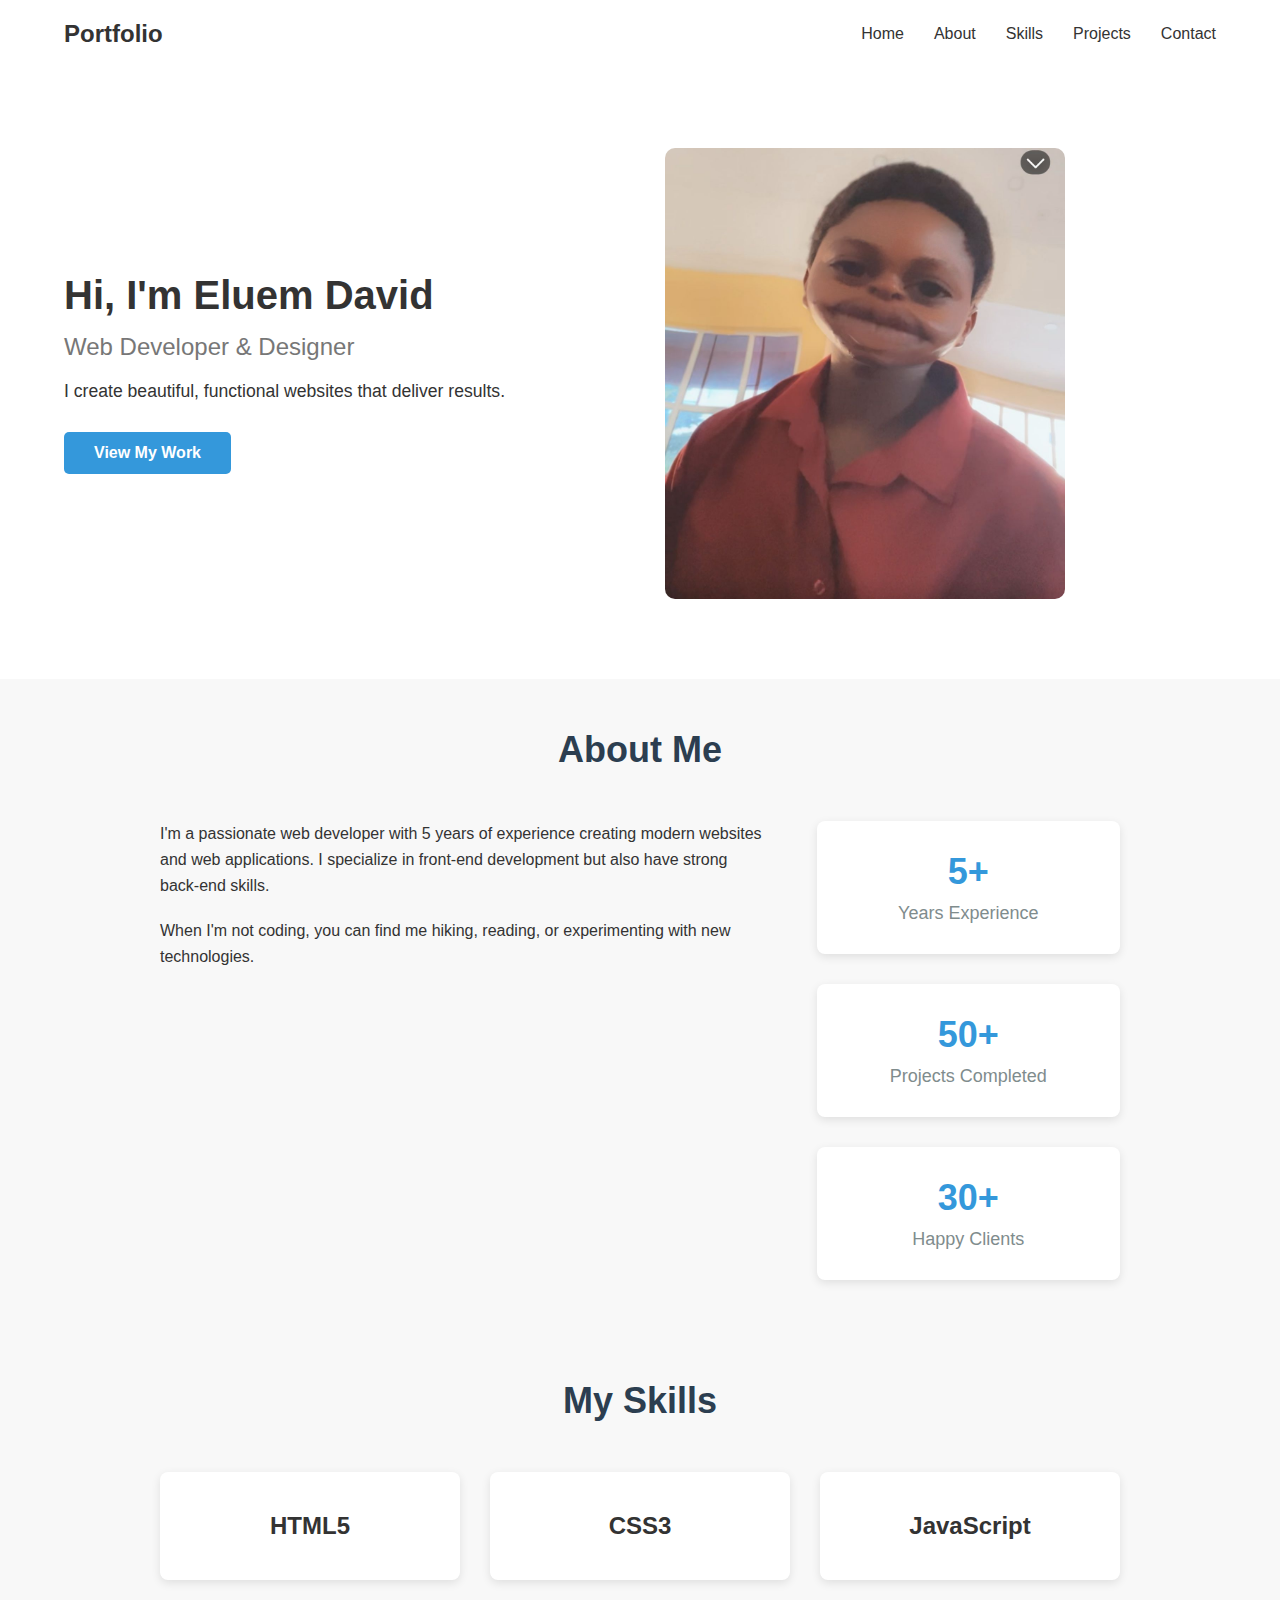
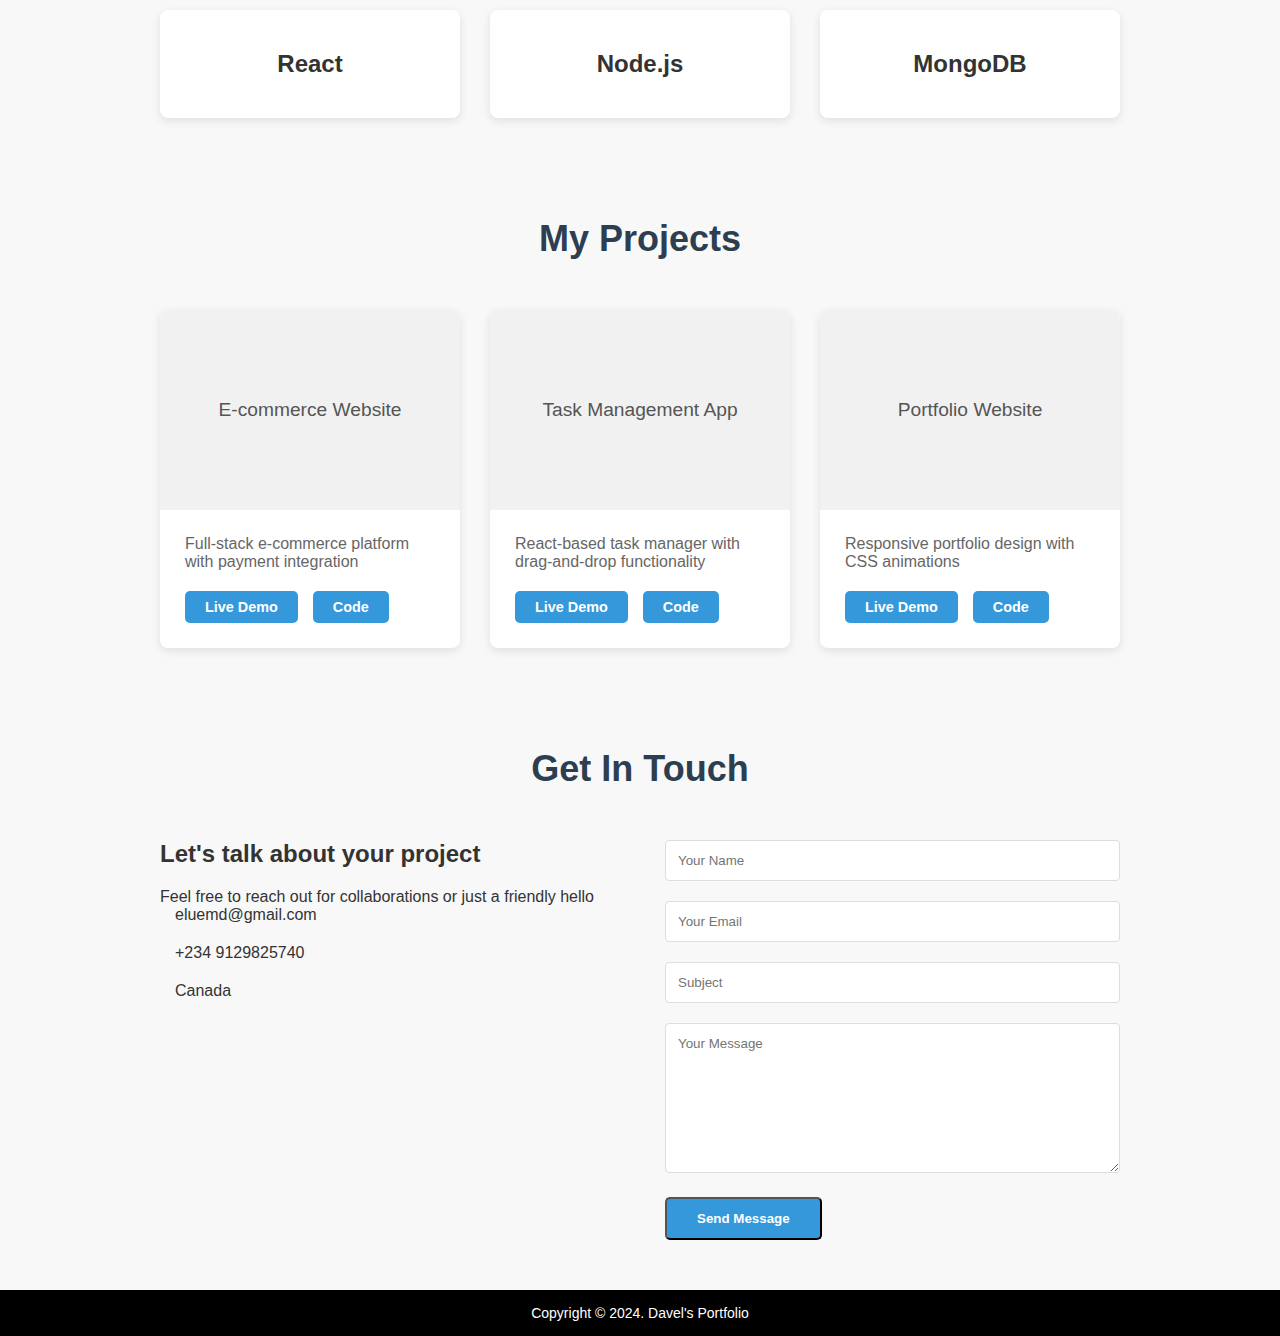
<file: index.html>
<!DOCTYPE html>
<html lang="en">
<head>
    <meta charset="UTF-8">
    <meta name="viewport" content="width=device-width, initial-scale=1.0">
    <title>Portfolio</title>
    <link rel="stylesheet" href="ports.css">
</head>
<body>
    <header class="portfolio-header">
        <div class="container">
            <h1 class="logo">Portfolio</h1>
            <nav class="main-nav">
                <ul class="nav-links">
                    <li><a href="#">Home</a></li>
                    <li><a href="#">About</a></li>
                    <li><a href="#">Skills</a></li>
                    <li><a href="#">Projects</a></li>
                    <li><a href="#">Contact</a></li>
                </ul>
            </nav>
        </div>
    </header>

    <section class="hero">
        <div class="container">
            <div class="hero-content">
                <h2>Hi, I'm Eluem David</h2>
                <h3>Web Developer & Designer</h3>
                <p>I create beautiful, functional websites that deliver results.</p>
                <a href="#" class="btn">View My Work</a>
            </div>
            <div class="hero-image">
                <img src="mee.jpg" alt="Profile Image">
            </div>
        </div>
    </section>
    <div class="containers">
        <h2 class="section-title">About Me</h2>
        
        <div class="about-content">
            <div class="about-text">
                <p>I'm a passionate web developer with 5 years of experience creating modern websites and web applications. I specialize in front-end development but also have strong back-end skills.</p>
                <p>When I'm not coding, you can find me hiking, reading, or experimenting with new technologies.</p>
            </div>
            
            <div class="about-stats">
                <div class="stat-item">
                    <h3>5+</h3>
                    <p>Years Experience</p>
                </div>
                
                <div class="stat-item">
                    <h3>50+</h3>
                    <p>Projects Completed</p>
                </div>
                
                <div class="stat-item">
                    <h3>30+</h3>
                    <p>Happy Clients</p>
                </div>
            </div>
        </div>
    </div>
        <!-- Skills Section -->
        <div class="containers">
            <h2 class="section-title">My Skills</h2>
            <div class="skills-grid">
                <div class="skill-item">
                    <i class="fab fa-html5"></i>
                    <h3>HTML5</h3>
                </div>
                <div class="skill-item">
                    <i class="fab fa-css3-alt"></i>
                    <h3>CSS3</h3>
                </div>
                <div class="skill-item">
                    <i class="fab fa-js"></i>
                    <h3>JavaScript</h3>
                </div>
                <div class="skill-item">
                    <i class="fab fa-react"></i>
                    <h3>React</h3>
                </div>
                <div class="skill-item">
                    <i class="fab fa-node-js"></i>
                    <h3>Node.js</h3>
                </div>
                <div class="skill-item">
                    <i class="fas fa-database"></i>
                    <h3>MongoDB</h3>
                </div>
            </div>
        </div>

        <div class="containers">
            <h2 class="section-title">My Projects</h2>
            <div class="projects-grid">
                <div class="project-card">
                    <div class="project-img">E-commerce Website</div>
                    <div class="project-info">
                        <p>Full-stack e-commerce platform with payment integration</p>
                        <div class="project-links">
                            <a href="#" class="btn">Live Demo</a>
                            <a href="#" class="btn">Code</a>
                        </div>
                    </div>
                </div>
                <div class="project-card">
                    <div class="project-img">Task Management App</div>
                    <div class="project-info">
                        <p>React-based task manager with drag-and-drop functionality</p>
                        <div class="project-links">
                            <a href="#" class="btn">Live Demo</a>
                            <a href="#" class="btn">Code</a>
                        </div>
                    </div>
                </div>
                <div class="project-card">
                    <div class="project-img">Portfolio Website</div>
                    <div class="project-info">
                        <p>Responsive portfolio design with CSS animations</p>
                        <div class="project-links">
                            <a href="#" class="btn">Live Demo</a>
                            <a href="#" class="btn">Code</a>
                        </div>
                    </div>
                </div>
            </div>
        </div>
    
        <div class="containers">
            <h2 class="section-title">Get In Touch</h2>
            <div class="contact-content">
                <div class="contact-info">
                    <h3>Let's talk about your project</h3>
                    <p>Feel free to reach out for collaborations or just a friendly hello</p>
                    <div class="contact-details">
                        <p><i class="fas fa-envelope"></i>eluemd@gmail.com</p>
                        <p><i class="fas fa-phone"></i> +234 9129825740</p>
                        <p><i class="fas fa-map-marker-alt"></i>Canada</p>
                    </div>
                </div>
                <form class="contact-form">
                    <div class="form-group">
                        <input type="text" placeholder="Your Name" required>
                    </div>
                    <div class="form-group">
                        <input type="email" placeholder="Your Email" required>
                    </div>
                    <div class="form-group">
                        <input type="text" placeholder="Subject">
                    </div>
                    <div class="form-group">
                        <textarea placeholder="Your Message" required></textarea>
                    </div>
                    <button type="submit" class="btn">Send Message</button>
                </form>
            </div>
        </div>
        <footer>
            Copyright © 2024. Davel's Portfolio
          </footer>
    </body>
    </html>
</file>
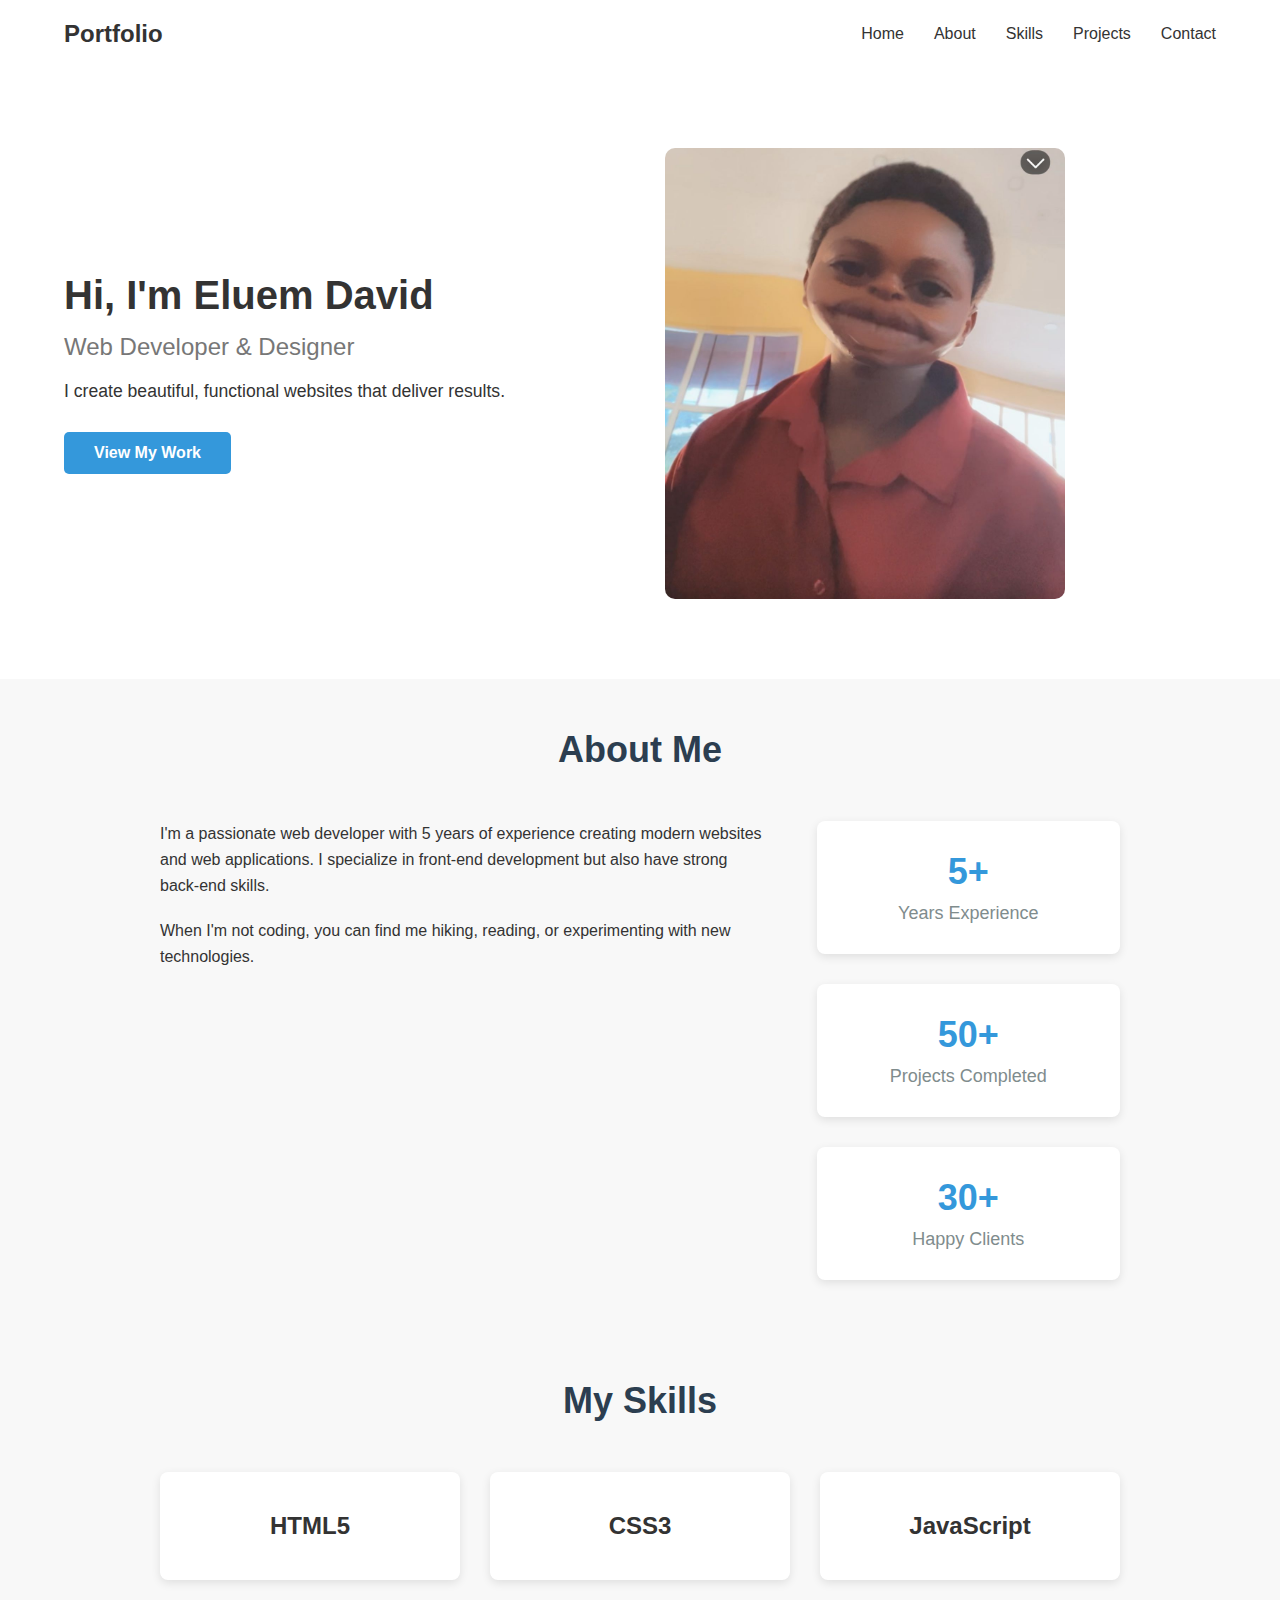
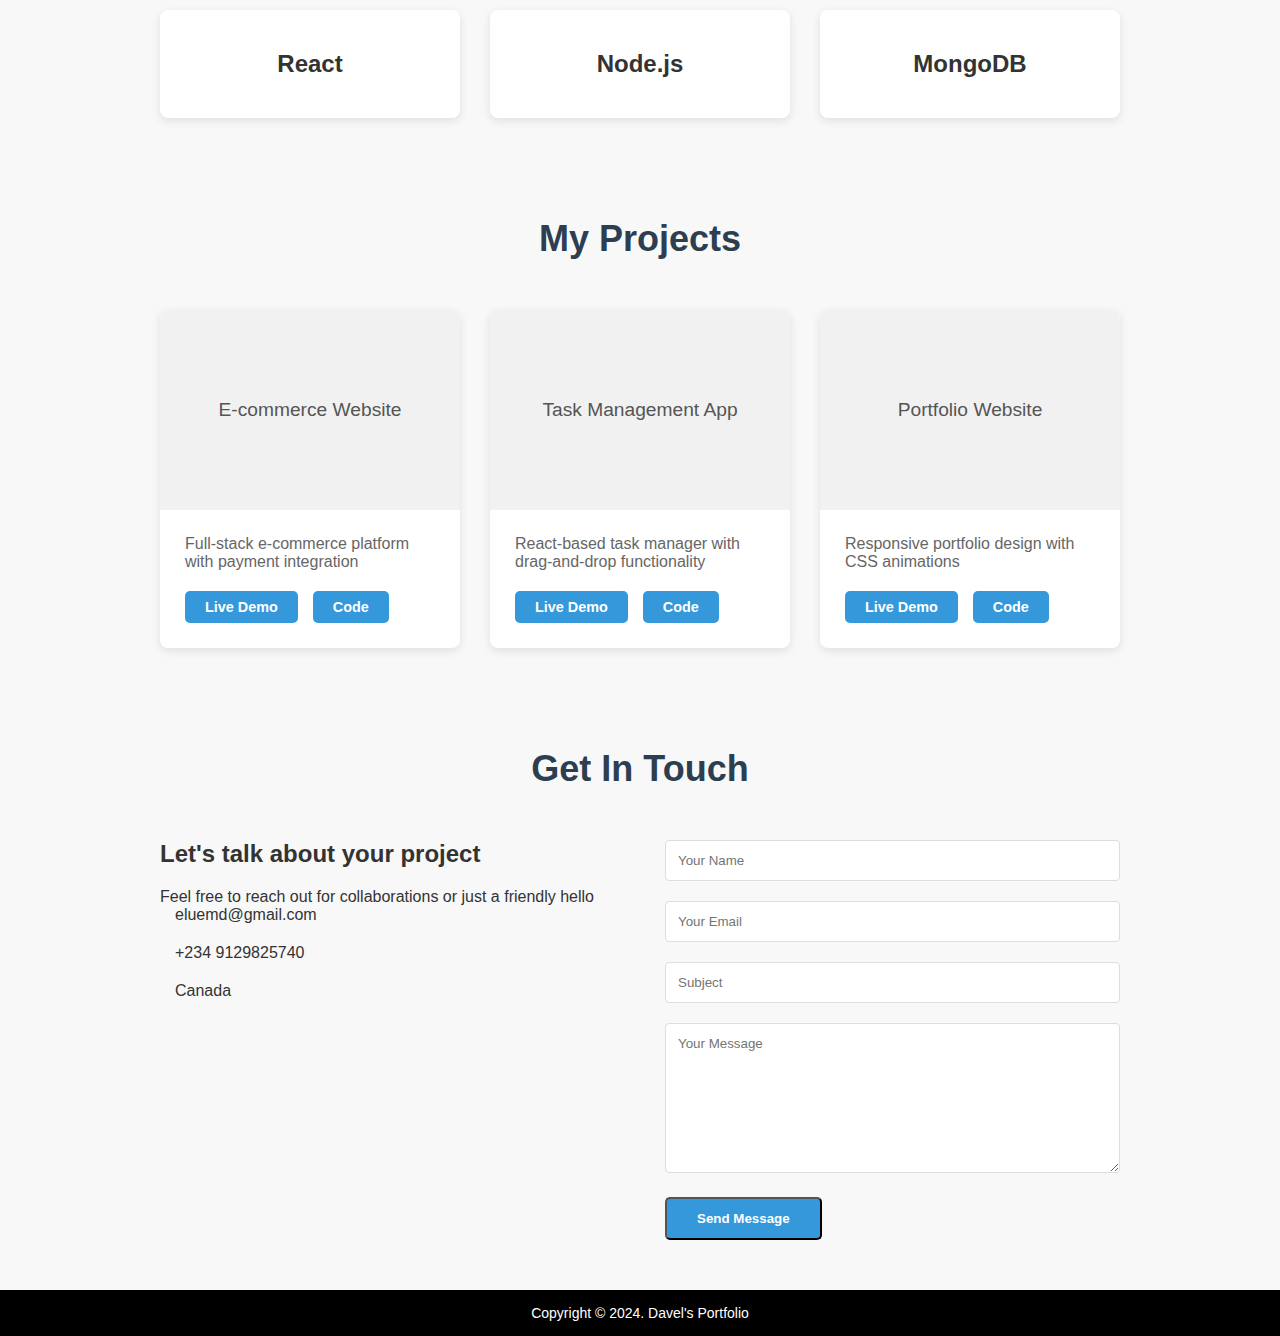
<file: ports.html>
<!DOCTYPE html>
<html lang="en">
<head>
    <meta charset="UTF-8">
    <meta name="viewport" content="width=device-width, initial-scale=1.0">
    <title>Portfolio</title>
    <link rel="stylesheet" href="ports.css">
</head>
<body>
    <header class="portfolio-header">
        <div class="container">
            <h1 class="logo">Portfolio</h1>
            <nav class="main-nav">
                <ul class="nav-links">
                    <li><a href="#">Home</a></li>
                    <li><a href="#">About</a></li>
                    <li><a href="#">Skills</a></li>
                    <li><a href="#">Projects</a></li>
                    <li><a href="#">Contact</a></li>
                </ul>
            </nav>
        </div>
    </header>

    <section class="hero">
        <div class="container">
            <div class="hero-content">
                <h2>Hi, I'm Eluem David</h2>
                <h3>Web Developer & Designer</h3>
                <p>I create beautiful, functional websites that deliver results.</p>
                <a href="#" class="btn">View My Work</a>
            </div>
            <div class="hero-image">
                <img src="mee.jpg" alt="Profile Image">
            </div>
        </div>
    </section>
    <div class="containers">
        <h2 class="section-title">About Me</h2>
        
        <div class="about-content">
            <div class="about-text">
                <p>I'm a passionate web developer with 5 years of experience creating modern websites and web applications. I specialize in front-end development but also have strong back-end skills.</p>
                <p>When I'm not coding, you can find me hiking, reading, or experimenting with new technologies.</p>
            </div>
            
            <div class="about-stats">
                <div class="stat-item">
                    <h3>5+</h3>
                    <p>Years Experience</p>
                </div>
                
                <div class="stat-item">
                    <h3>50+</h3>
                    <p>Projects Completed</p>
                </div>
                
                <div class="stat-item">
                    <h3>30+</h3>
                    <p>Happy Clients</p>
                </div>
            </div>
        </div>
    </div>
        <!-- Skills Section -->
        <div class="containers">
            <h2 class="section-title">My Skills</h2>
            <div class="skills-grid">
                <div class="skill-item">
                    <i class="fab fa-html5"></i>
                    <h3>HTML5</h3>
                </div>
                <div class="skill-item">
                    <i class="fab fa-css3-alt"></i>
                    <h3>CSS3</h3>
                </div>
                <div class="skill-item">
                    <i class="fab fa-js"></i>
                    <h3>JavaScript</h3>
                </div>
                <div class="skill-item">
                    <i class="fab fa-react"></i>
                    <h3>React</h3>
                </div>
                <div class="skill-item">
                    <i class="fab fa-node-js"></i>
                    <h3>Node.js</h3>
                </div>
                <div class="skill-item">
                    <i class="fas fa-database"></i>
                    <h3>MongoDB</h3>
                </div>
            </div>
        </div>

        <div class="containers">
            <h2 class="section-title">My Projects</h2>
            <div class="projects-grid">
                <div class="project-card">
                    <div class="project-img">E-commerce Website</div>
                    <div class="project-info">
                        <p>Full-stack e-commerce platform with payment integration</p>
                        <div class="project-links">
                            <a href="#" class="btn">Live Demo</a>
                            <a href="#" class="btn">Code</a>
                        </div>
                    </div>
                </div>
                <div class="project-card">
                    <div class="project-img">Task Management App</div>
                    <div class="project-info">
                        <p>React-based task manager with drag-and-drop functionality</p>
                        <div class="project-links">
                            <a href="#" class="btn">Live Demo</a>
                            <a href="#" class="btn">Code</a>
                        </div>
                    </div>
                </div>
                <div class="project-card">
                    <div class="project-img">Portfolio Website</div>
                    <div class="project-info">
                        <p>Responsive portfolio design with CSS animations</p>
                        <div class="project-links">
                            <a href="#" class="btn">Live Demo</a>
                            <a href="#" class="btn">Code</a>
                        </div>
                    </div>
                </div>
            </div>
        </div>
    
        <div class="containers">
            <h2 class="section-title">Get In Touch</h2>
            <div class="contact-content">
                <div class="contact-info">
                    <h3>Let's talk about your project</h3>
                    <p>Feel free to reach out for collaborations or just a friendly hello</p>
                    <div class="contact-details">
                        <p><i class="fas fa-envelope"></i>eluemd@gmail.com</p>
                        <p><i class="fas fa-phone"></i> +234 9129825740</p>
                        <p><i class="fas fa-map-marker-alt"></i>Canada</p>
                    </div>
                </div>
                <form class="contact-form">
                    <div class="form-group">
                        <input type="text" placeholder="Your Name" required>
                    </div>
                    <div class="form-group">
                        <input type="email" placeholder="Your Email" required>
                    </div>
                    <div class="form-group">
                        <input type="text" placeholder="Subject">
                    </div>
                    <div class="form-group">
                        <textarea placeholder="Your Message" required></textarea>
                    </div>
                    <button type="submit" class="btn">Send Message</button>
                </form>
            </div>
        </div>
        <footer>
            Copyright © 2024. Davel's Portfolio
          </footer>
    </body>
    </html>
</body>
</html>
</file>
<file: ports.css>
* {
    margin: 0;
    padding: 0;
    box-sizing: border-box;
}

body {
    font-family: 'Arial', sans-serif;
    color: #333;
    margin: 0;
    padding: 0;
    color: #333;
    background-color: #f8f8f8;
}

.container {
    width: 90%;
    max-width: 1200px;
    margin: 0 auto;
}

.portfolio-header {
    background-color: #ffffff;
    padding: 20px 0;
}

.portfolio-header .container {
    display: flex;
    justify-content: space-between;
    align-items: center;
}

.logo {
    font-size: 24px;
    font-weight: bold;
    color: #333333;
    text-decoration: none;
}

.nav-links {
    display: flex;
    list-style: none;
}

.nav-links li {
    margin-left: 30px;
}

.nav-links a {
    text-decoration: none;
    color: #333333;
    font-weight: 500;
    font-size: 16px;
}

.hero {
    padding: 80px 0;
    background-color: #ffffff;
}

.hero .container {
    display: flex;
    align-items: center;
    gap: 50px;
}

.hero-image {
    flex: 1;
}

.hero-image img {
    width: 100%;
    max-width: 400px; 
    border-radius: 10px;
    display: block;
}

.hero-content {
    flex: 1;
}

.hero-content h2 {
    font-size: 2.5rem;
    margin-bottom: 15px;
}

.hero-content h3 {
    font-size: 1.5rem;
    font-weight: 400;
    color: #777;
    margin-bottom: 20px;
}

.hero-content p {
    margin-bottom: 30px;
    font-size: 1.1rem;
}

.btn {
    display: inline-block;
    padding: 12px 30px;
    background-color: #3498db;
    color: #ffffff;
    border-radius: 5px;
    font-weight: 600;
    text-decoration: none;
}
.section-title {
    text-align: center;
    font-size: 36px;
    margin-bottom: 50px;
    color: #2c3e50;
}

.about-content {
    display: flex;
    gap: 50px;
}

.about-text {
    flex: 2;
    line-height: 1.6;
}

.about-text p {
    margin-bottom: 20px;
    font-size: 16px;
}

.about-stats {
    flex: 1;
    display: flex;
    flex-direction: column;
    gap: 30px;
}

.stat-item {
    background-color: white;
    padding: 30px;
    border-radius: 8px;
    text-align: center;
    box-shadow: 0 3px 10px rgba(0,0,0,0.1);
}

.stat-item h3 {
    font-size: 36px;
    margin: 0;
    color: #3498db;
}

.stat-item p {
    margin: 10px 0 0;
    font-size: 18px;
    color: #7f8c8d;
}
.containers {
    width: 1000px;
    margin: 0 auto;
    padding: 50px 20px;
}
/* Add to your existing ports.css */

/* Skills Section */
.skills-grid {
    display: grid;
    grid-template-columns: repeat(3, 1fr);
    gap: 30px;
}

.skill-item {
    background-color: white;
    padding: 40px 20px;
    border-radius: 8px;
    text-align: center;
    box-shadow: 0 3px 10px rgba(0,0,0,0.1);
}

.skill-item i {
    font-size: 48px;
    color: #3498db;
    margin-bottom: 20px;
}

.skill-item h3 {
    font-size: 24px;
    margin: 0;
}

/* Projects Section */
.projects-grid {
    display: grid;
    grid-template-columns: repeat(3, 1fr);
    gap: 30px;
}

.project-card {
    background-color: white;
    border-radius: 8px;
    overflow: hidden;
    box-shadow: 0 3px 10px rgba(0,0,0,0.1);
}

.project-img {
    height: 200px;
    background: #f1f1f1;
    display: flex;
    align-items: center;
    justify-content: center;
    font-size: 1.2rem;
    color: #555;
}

.project-info {
    padding: 25px;
}

.project-info p {
    margin-bottom: 20px;
    color: #666;
}

.project-links {
    display: flex;
    gap: 15px;
}

.project-links .btn {
    padding: 8px 20px;
    font-size: 0.9rem;
}

/* Contact Section */
.contact-content {
    display: flex;
    gap: 50px;
}

.contact-info {
    flex: 1;
}

.contact-info h3 {
    font-size: 1.5rem;
    margin-bottom: 20px;
}

.contact-details p {
    margin-bottom: 20px;
    display: flex;
    align-items: center;
}

.contact-details i {
    margin-right: 15px;
    color: #3498db;
    font-size: 1.2rem;
}

.contact-form {
    flex: 1;
}

.form-group {
    margin-bottom: 20px;
}

.form-group input,
.form-group textarea {
    width: 100%;
    padding: 12px;
    border: 1px solid #ddd;
    border-radius: 4px;
    font-family: inherit;
}

.form-group textarea {
    min-height: 150px;
    resize: vertical;
}

footer {
    background-color: black;
    color: white;
    text-align: center;
    padding: 15px;
    font-size: 14px;
  }
</file>
